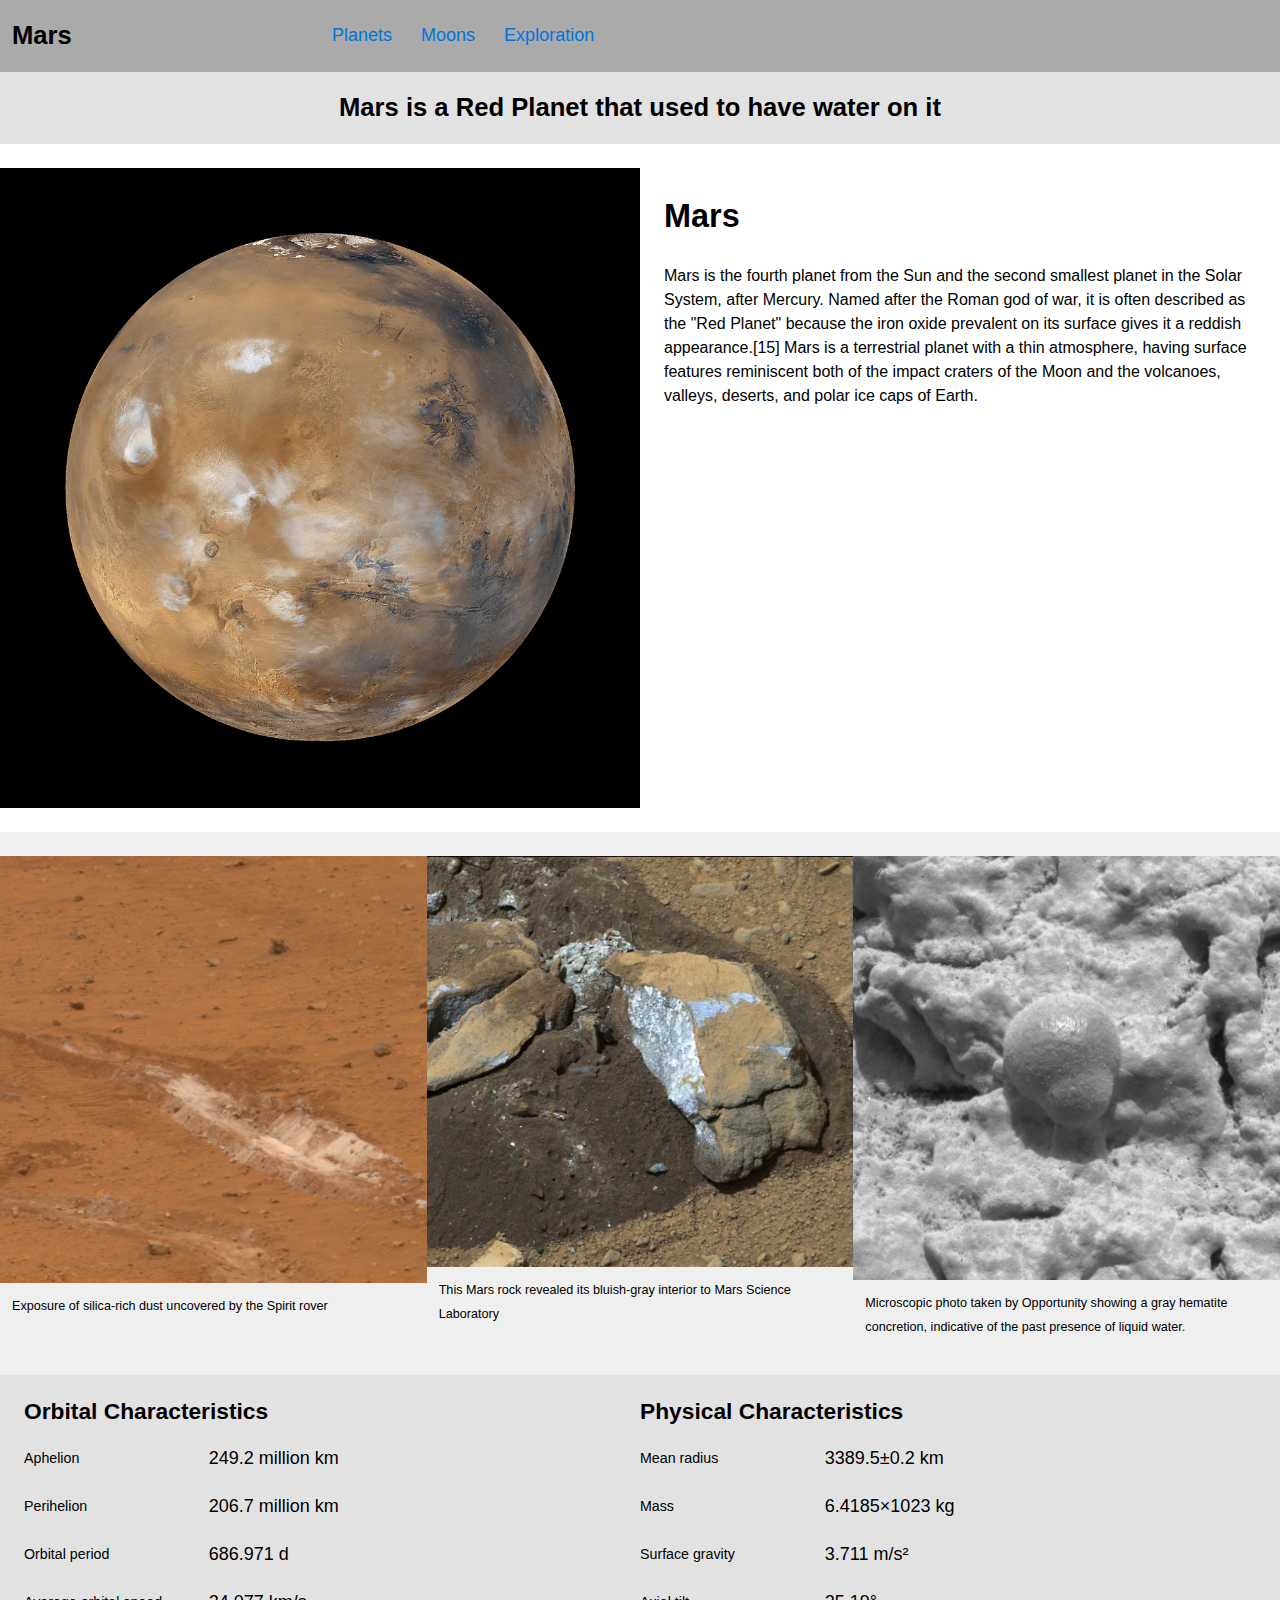
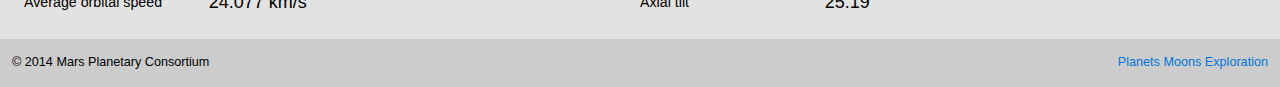
<file: index.html>
<!DOCTYPE html>
<html lang="en-ca">
<head>
  <meta charset="utf-8">
  <title>All about mars</title>
  <meta name="viewport" content="width=device-width,initial-scale=1">
  <link href="css/main.css" rel="stylesheet">
  <link href="css/grid.css" rel="stylesheet">
  <link href="css/typography.css" rel="stylesheet">
</head>
<body>
    <ul class="skip-links">
        <li><a href="#main">Skip to main contect</a></li>
        <li><a href="#navigation">Skip to navigation</a></li>
    </ul>
<header role="banner">
    <div class="grid grid-middle">
        <div class="unit unit-xs-1 unit-s-1 unit-m-1-3 unit-l-1-4">
            <h1 class="mars peta island-half push-0">Mars</h1>
        </div>
        <nav role="navigation" id="navigation" class="unit unit-xs-1 unit-s-1 unit-m-2-3 unit-l-3-4">
            <ul class="nav mega push-0">
                <li><a class="island-half" href="index.html">Planets</a></li>
                <li><a class="island-half" href="moons.html">Moons</a></li>
                <li><a class="island-half" href="exploration.html">Exploration</a></li>
            </ul>
        </nav>
        </div>      
</header>
    
<main role='main' id="main">
    
    <h2 class="intro peta island-half">Mars is a Red Planet that used to have water on it</h2>
    
    <div class="grid pad-t pad-b">
        <div class="unit unit-m-1-2 unit-l-1-2">
            <img src="images/mars.jpg" alt="Mars">
        </div>
        <div class="unit unit-m-1-2 unit-l-1-2">
            <h2 class="zetta island push-0">Mars</h2>
            <p class="gutter push-0">Mars is the fourth planet from the Sun and the second smallest planet in the Solar System, after Mercury. Named after the Roman god of war, it is often described as the "Red Planet" because the iron oxide prevalent on its surface gives it a reddish appearance.[15] Mars is a terrestrial planet with a thin atmosphere, having surface features reminiscent both of the impact craters of the Moon and the volcanoes, valleys, deserts, and polar ice caps of Earth. </p>
        </div>
    </div>
        
        <div class="grid pad-t pad-b lighter">
            <div class="unit unit-xs-1 unit-s-1 unit-m-1-3 unit-l-1-3">
                <figure class="push-0">
                    <img class="push-half" src="images/exposureofsilica.jpg" alt="exposure of silica">
                    <figcaption class="micro gutter-half push">Exposure of silica-rich dust uncovered by the Spirit rover</figcaption>
                </figure>
            </div>
            <div class="unit unit-xs-1 unit-s-1-2 unit-m-1-3 unit-l-1-3">
                <figure class="push-0">
                    <img class="push-half" src="images/marsrock.jpg" alt="Inside a Mars rock">
                    <figcaption class="micro gutter-half push">This Mars rock revealed its bluish-gray interior to Mars Science Laboratory</figcaption>
                </figure>
            </div>
            <div class="unit unit-xs-1 unit-s-1-2 unit-m-1-3 unit-l-1-3">
                <figure class="push-0">
                    <img class="push-half" src="images/grayhematite.jpg" alt="Microscopic photo">
                    <figcaption class="micro gutter-half">Microscopic photo taken by Opportunity showing a gray hematite concretion, indicative of the past presence of liquid water.</figcaption>
                </figure>
            </div>
        </div>
        <div class="grid island light">
            <div class="unit unit-s-1 unit-m-1-2 unit-l-1-2">
                <h2 class="tera">Orbital Characteristics</h2>
                <dl class="push-0 data">
                    <dt class="milli">Aphelion</dt><dd class="mega"><data value="249200000">249.2 million km</data></dd>
                    <dt class="milli">Perihelion</dt><dd class="mega"><data value="206700000">206.7 million km</data></dd>
                    <dt class="milli">Orbital period</dt><dd class="mega"><data value="686971000">686.971 d</data></dd>
                    <dt class="milli">Average orbital speed</dt><dd class="mega push-0"><data value="24.077">24.077 km/s</data></dd>
                </dl>
            </div>
            <div class="unit unit-s-1 unit-m-1-2 unit-l-1-2">
                <h2 class="tera">Physical Characteristics</h2>
                <dl class="push-0 data">
                    <dt class="milli">Mean radius</dt><dd class="mega"><data value="3389.5">3389.5±0.2 km</data></dd>
                    <dt class="milli">Mass</dt><dd class="mega"><data value="6.4185e1023">6.4185×1023 kg</data></dd>
                    <dt class="milli">Surface gravity</dt><dd class="mega"><data value="3.711">3.711 m/s²</data></dd>
                    <dt class="milli">Axial tilt</dt><dd class="mega push-0"><data value="25.19">25.19°</data></dd>
                </dl>
            </div>
        </div>
</main>
    <footer class="grid footer island-half micro">
            <div role="contentinfo" class="unit unit-xs-1 unit-s-1 unit-m-1-3 unit-l-1-4">
                <p class="copyright push-0">© 2014 Mars Planetary Consortium</p>
            </div>
            <nav class="unit unit-xs-1 unit-s-1 unit-m-2-3 unit-l-3-4">
                <ul class="nav push-0 navfooter">
                    <li><a href="index.html">Planets</a></li>
                    <li><a href="moons.html">Moons</a></li>
                    <li><a href="exploration.html">Exploration</a></li>
                </ul>
            </nav>
    </footer>
</body>
</html>
</file>
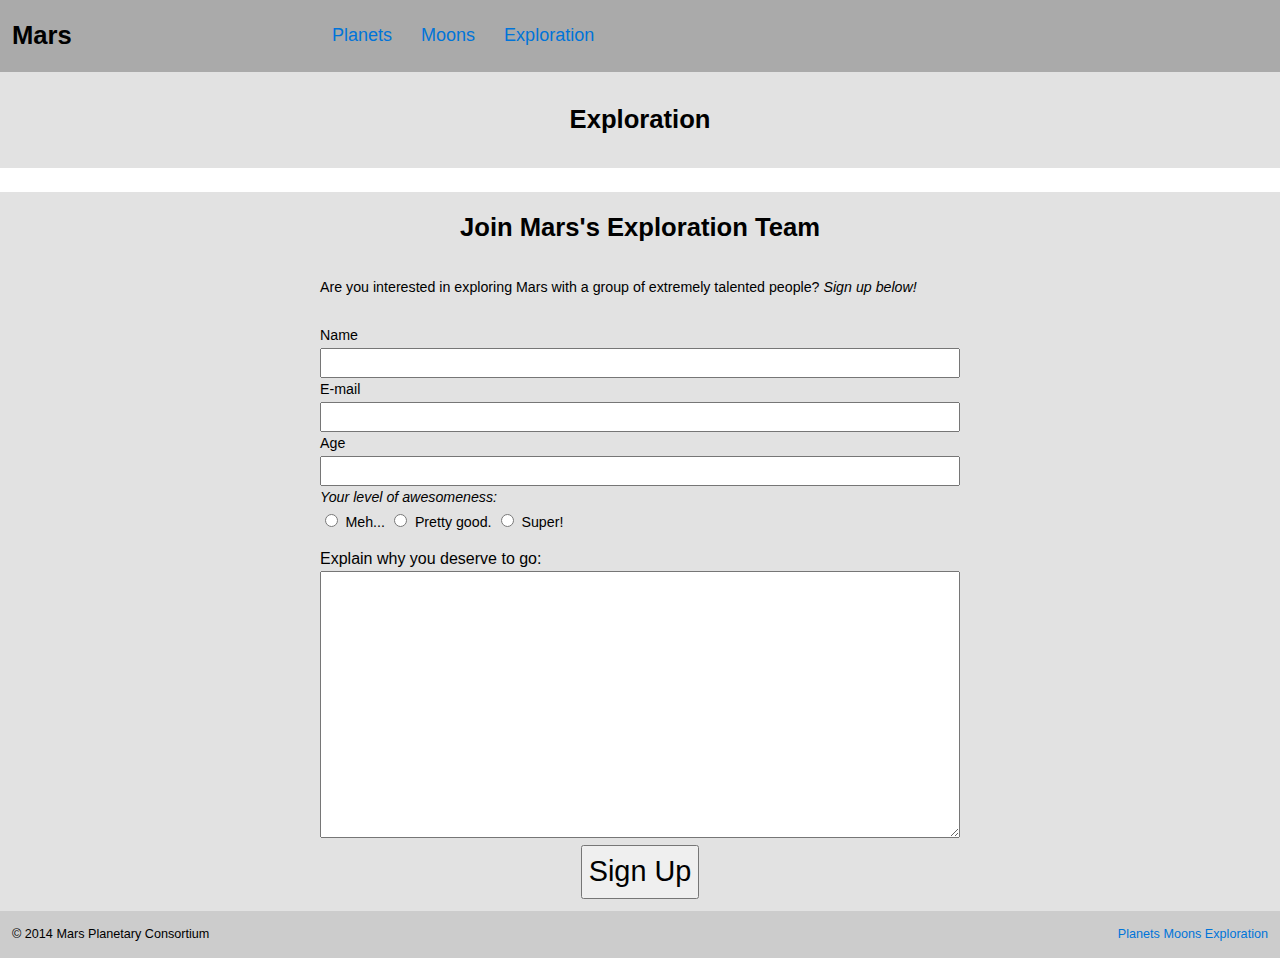
<file: exploration.html>
<!DOCTYPE html>
<html lang="en-ca">
<head>
  <meta charset="utf-8">
  <title>All about mars</title>
  <meta name="viewport" content="width=device-width,initial-scale=1">
  <link href="css/main.css" rel="stylesheet">
  <link href="css/grid.css" rel="stylesheet">
  <link href="css/typography.css" rel="stylesheet">
</head>
<body>
    <ul class="skip-links">
        <li><a href="#main">Skip to main contect</a></li>
        <li><a href="#navigation">Skip to navigation</a></li>
    </ul>
<header role="banner">
    <div class="grid grid-middle">
        <div class="unit unit-xs-1 unit-s-1 unit-m-1-3 unit-l-1-4">
            <h1 class="mars peta island-half push-0">Mars</h1>
        </div>
        <nav id="navigation" class="unit unit-xs-1 unit-s-1 unit-m-2-3 unit-l-3-4">
            <ul class="nav mega push-0">
                <li><a class="island-half" href="index.html">Planets</a></li>
                <li><a class="island-half" href="moons.html">Moons</a></li>
                <li><a class="island-half" href="exploration.html">Exploration</a></li>
            </ul>
        </nav>    
    </div>    
</header>
<main role="main" id="main">
<div  class="intro peta pad-t pad-b push">    
    <h2 class="push-0">Exploration</h2>
</div>  
<div class="background island-half">
    <form action="thanks.html" method="post" class="form">
        <h2 class=" join">Join Mars's Exploration Team</h2>

        <p class="milli signup">Are you interested in exploring Mars with a group of extremely talented people? <em>Sign up below!</em></p>

        <div>    
            <label class="milli" for="name">Name</label>    
            <input  class="field" id="name">
        </div>

        <div>    
            <label class="milli" for="email-addr">E-mail</label>    
            <input class="field" type="email" id="email-addr">
        </div>

        <div>
            <label  class="milli"for="age">Age</label>
            <input class="field" type="number" id="age" min="18" max="30">
        </div>
        <div class="push-half">
            <p class="milli push-0"><em>Your level of awesomeness:</em></p>
            <span class="radio">
            <input type="radio" id="not" name="like-cats">
            <label class="milli" for="meh">Meh...</label>
            </span>
            
            <span class="radio">
            <input type="radio" id="good" name="like-cats">
            <label class="milli" for="good">Pretty good.</label>
            </span>
            
            <span class="radio">
            <input type="radio" id="super" name="like-cats">
            <label class="milli" for="super">Super!</label>
            </span>
        </div>

        <div>
            <label for="why">Explain why you deserve to go:</label>
            <textarea class="area" id="why"></textarea>
        </div>
    
    <div class="sign">
        <button class="exa" type="submit">Sign Up</button>
    </div>
</div>
</form>
</main>
<footer class=" grid footer island-half micro">
    <div role="contentinfo" class="unit unit-xs-1 unit-s-1 unit-m-1-3 unit-l-1-4">
        <p class="copyright push-0">© 2014 Mars Planetary Consortium</p>
    </div>
    <nav class="unit unit-xs-1 unit-s-1 unit-m-2-3 unit-l-3-4">
        <ul class="nav push-0 navfooter">
            <li><a href="index.html">Planets</a></li>
            <li><a href="moons.html">Moons</a></li>
            <li><a href="exploration.html">Exploration</a></li>
        </ul>
    </nav>
</footer>
</body>
</html>
</file>
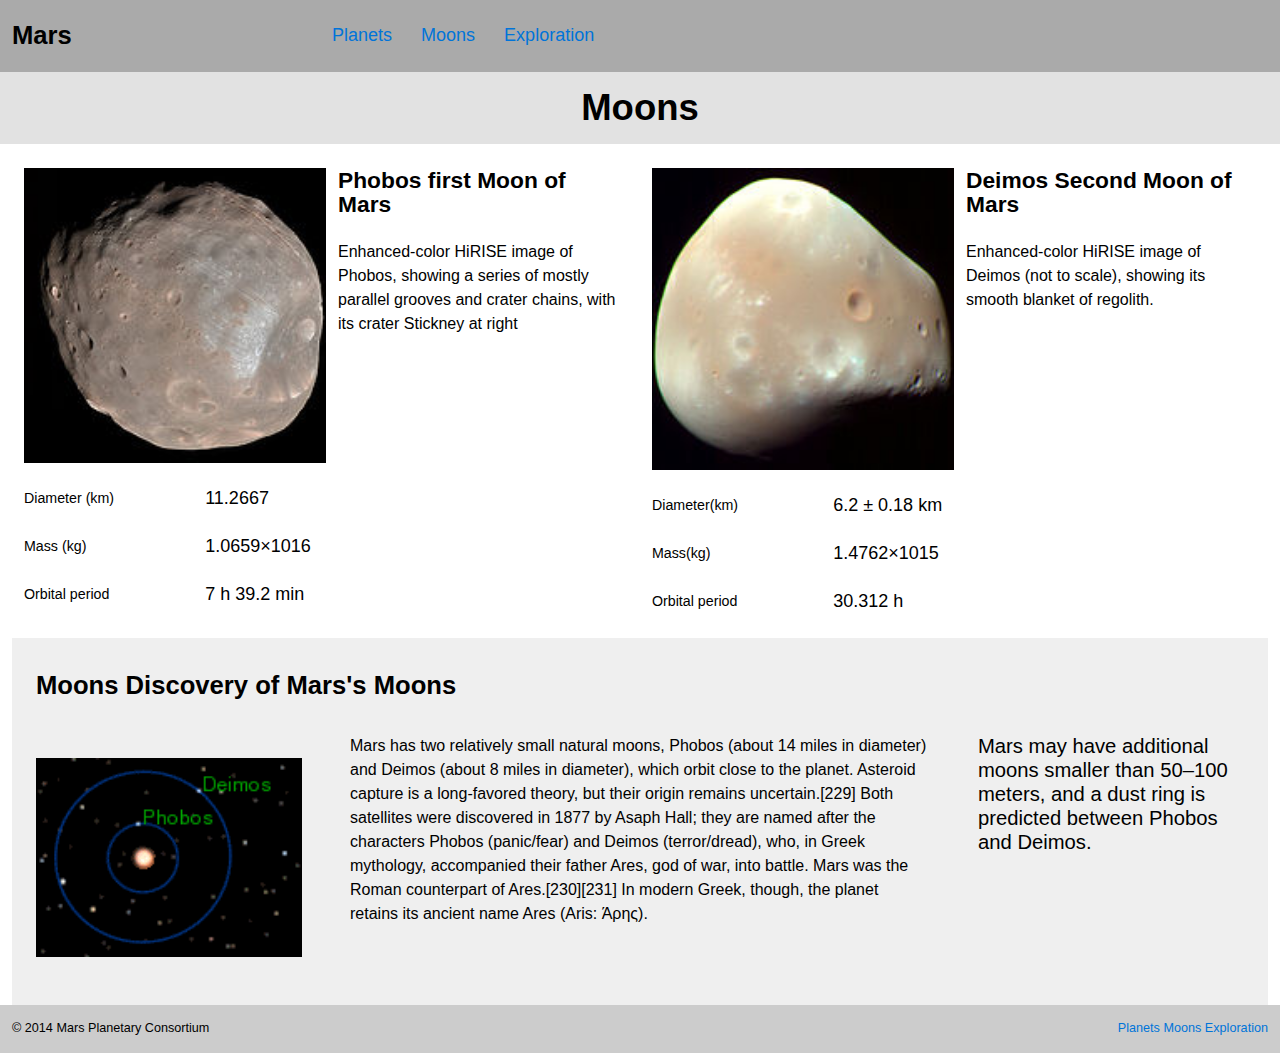
<file: moons.html>
<!DOCTYPE html>
<html lang="en-ca">
<head>
  <meta charset="utf-8">
  <title>All about mars</title>
  <meta name="viewport" content="width=device-width,initial-scale=1">
  <link href="css/main.css" rel="stylesheet">
  <link href="css/grid.css" rel="stylesheet">
  <link href="css/typography.css" rel="stylesheet">
</head>
<body>
    <ul class="skip-links">
        <li><a href="#main">Skip to main contect</a></li>
        <li><a href="#navigation">Skip to navigation</a></li>
    </ul>
<header role="banner">
    <div class="grid grid-middle">
        <div class="unit unit-xs-1 unit-s-1 unit-m-1-3 unit-l-1-4">
            <h1 class="mars peta island-half push-0">Mars</h1>
        </div>
        <nav id="navigation" class="unit unit-xs-1 unit-s-1 unit-m-2-3 unit-l-3-4">
            <ul class="nav mega push-0">
                <li><a class="island-half" href="index.html">Planets</a></li>
                <li><a class="island-half" href="moons.html">Moons</a></li>
                <li><a class="island-half" href="exploration.html">Exploration</a></li>
            </ul>
        </nav>    
    </div>    
</header>
<main role='main' id="main">
    <h2 class="intro yotta island-half">Moons</h2>
    
    <div class="grid pad-t gutter-half">
        <div class="unit unit-xs-1 unit-s-1 unit-m-1-2 unit-l-1-2 gutter-half">
            <div class="grid">
                <div class="unit unit-xs-1 unit-s-1 unit-m-1 unit-l-1-2">
                    <img class="push" src="images/phobos.jpg" alt="Phobos">
                </div>
                <div class="unit unit-xs-1 unit-s-1 unit-m-1 unit-l-1-2 gutter-half">
                    <h2 class="tera">Phobos first  Moon of Mars</h2>
                    <p>Enhanced-color HiRISE image of Phobos, showing a series of mostly parallel grooves and crater chains, with its crater Stickney at right
                    </p>
                </div>
            </div>
                <dl class="data">
                    <dt class="milli">Diameter (km)</dt><dd class="mega"><data value="11.2667">11.2667</data></dd>
                    <dt class="milli">Mass (kg)</dt><dd class="mega"><data value="1.0659e1016">1.0659×1016</data></dd>
                    <dt class="milli">Orbital period</dt><dd class="mega"><data value="7.653">7 h 39.2 min</data></dd>
                </dl>
        </div>
        <div class="unit unit-xs-1 unit-s-1 unit-m-1-2 unit-l-1-2 gutter-half">
            <div class="grid">
                <div class="unit unit-xs-1 unit-s-1 unit-m-1 unit-l-1-2">
                    <img class="push" src="images/deimos.jpg" alt="Phobos">
                </div>
                <div class="unit unit-xs-1 unit-s-1 unit-m-1 unit-l-1-2 gutter-half">
                    <h2 class="tera">Deimos Second Moon of Mars</h2>
                    <p>Enhanced-color HiRISE image of Deimos (not to scale), showing its smooth blanket of regolith.</p>
                </div>
            </div>
                <dl class="data">
                    <dt class="milli">Diameter(km)</dt><dd class="mega"><data value="6.2">6.2 ± 0.18 km</data></dd>
                    <dt class="milli">Mass(kg)</dt><dd class="mega"><data value="1.4762e1015">1.4762×1015</data></dd>
                    <dt class="milli">Orbital period</dt><dd class="mega"><data value="30.312">30.312 h</data></dd>
                </dl>
        </div>
        
        <div class="grid pad-t pad-b lighter">
            <div class="unit unit-xs-1 unit-s-1 unit-m-1 unit-l-1">
                <h2 class="gutter peta">Moons Discovery of Mars's Moons</h2>
            </div>
            <div class="unit unit-xs-1 unit-s-1 unit-m-1 unit-l-1-4">
                <img class="island" src="images/marsorbits.gif" alt="Mars Moons Orbit">
            </div>
            <div class="unit unit-xs-1 unit-s-1 unit-m-1-2 unit-l-1-2">
               <p class="gutter">Mars has two relatively small natural moons, Phobos (about 14 miles in diameter) and Deimos (about 8 miles in diameter), which orbit close to the planet. Asteroid capture is a long-favored theory, but their origin remains uncertain.[229] Both satellites were discovered in 1877 by Asaph Hall; they are named after the characters Phobos (panic/fear) and Deimos (terror/dread), who, in Greek mythology, accompanied their father Ares, god of war, into battle. Mars was the Roman counterpart of Ares.[230][231] In modern Greek, though, the planet retains its ancient name Ares (Aris: Άρης).</p>
            </div>
            <div class="unit unit-xs-1 unit-s-1 unit-m-1-2 unit-l-1-4">
                <p class="gutter giga">Mars may have additional moons smaller than 50–100 meters, and a dust ring is predicted between Phobos and Deimos.</p>
            </div>
        </div>
        
    </div>
</main>
    <footer class="grid footer island-half micro">
            <div role="contentinfo" class="unit unit-xs-1 unit-s-1 unit-m-1-3 unit-l-1-4">
                <p class="copyright push-0">© 2014 Mars Planetary Consortium</p>
            </div>
            <nav class="unit unit-xs-1 unit-s-1 unit-m-2-3 unit-l-3-4">
                <ul class="nav push-0 navfooter">
                    <li><a href="index.html">Planets</a></li>
                    <li><a href="moons.html">Moons</a></li>
                    <li><a href="exploration.html">Exploration</a></li>
                </ul>
            </nav>
    </footer>
</body>
</html>
</file>
<file: css/main.css>
@-moz-viewport { width: device-width; scale: 1; }
@-ms-viewport { width: device-width; scale: 1; }
@-o-viewport { width: device-width; scale: 1; }
@-webkit-viewport { width: device-width; scale: 1; }
@viewport { width: device-width; scale: 1; }

html {
  margin: 0;
  padding: 0;
  box-sizing: border-box;

  font: normal 100%/1.5 sans-serif;
  -moz-text-size-adjust: 100%;
  -ms-text-size-adjust: 100%;
  -webkit-text-size-adjust: 100%;
  text-size-adjust: 100%;
}

@media only screen and (min-width: 60em) {
    
    html {
        font-size: 110%;
    }
}

@media only screen and (min-width: 90em) {
    
    html {
        font-size: 120%;
    }

}

@media only screen and (min-width: 120em) {
    
    html {
        font-size: 130%;
    }

}

*, *:before, *:after {
  box-sizing: inherit;
}

body {
  margin: 0;
  padding: 0;
}

a:focus {
    outline: 3px solid #000;
}

.skip-links {
    margin: 0;
    padding: 0;
    list-style-type: none;
}

.skip-links a {
    position: absolute;
    top: -3em;
    background-color: #000;
    color: #fff;
    text-decoration: none;
    padding: 0.5em 0.75em;
    font-size: 1.25em
}

.skip-links a:focus {
    top: 0;
}

img {
  display: block;
  width: 100%;
}

header{
    background-color: #AAA;
    overflow: hidden;
    padding: 0;
    margin: 0;
}

.nav {
    padding: 0;
    list-style-type: none;
}

.nav a {
    text-decoration: none;
    color: #0074D9;
    display: block;
}

.nav a:hover {
    background-color: #0074D9;
    color:white;
}

.mars {
    text-align: center;
    margin: 0;
    padding: 0;
}

.different {
    width: 75%;
    display: inline-block;
}

.light {
    background-color: #e2e2e2;
}

.lighter {
    background-color: #efefef;
}

.intro {
    background: #e2e2e2;
    margin: 0;
    text-align: center;
}

.footer{
    background-color: #ccc;
}

.navfooter {
    text-align: left;
}

.background {
    background-color: #e2e2e2;
}

.join {
    text-align: center;
}

.sign {
    text-align: center;
}

label {
    display: block;
}
input + label{
    display: inline-block;
}

.field {
    font-size: 1em;
    padding: 0.25em;
    width: 100%
}

.form {
    max-width: 40em;
    margin: 0 auto;
}

.area {
    width: 100%;
    height: 20em;
}

.radio {
    white-space: nowrap;
}

.sign {
    text-align: center;
}

buttom {
    background: 1em;
}
@media only screen and (min-width:25em) {
    
    .nav li {
        display: inline-block;
        padding: 0;
    }
    .nav {
        text-align: center;
    }
    .navfooter {
        text-align: center;
    }
    
    .copyright {
        text-align: center;
    }
}   

@media only screen and (min-width:38em){
    
    .nav {
        text-align: left;
}

    .mars {
        text-align: left;
    }
    
    .navfooter {
        float: right;
    }
    .copyright {
        text-align: left;
    }
}

@media only screen and (min-width: 60em) {
    
    .data dd {
        float: left;
    }
    .data dt {
        float: left;
        clear: left;
        width: 30%;
    }
}
</file>
<file: css/grid.css>
.grid {
  margin: 0;
  padding: 0;
  letter-spacing: -0.31em;
  text-rendering: optimizespeed;
  display: -webkit-flex;
  -webkit-flex-flow: row wrap;
  display: -ms-flexbox;
  -ms-flex-flow: row wrap;
}

.grid-bottom {
  -webkit-align-items: flex-end;
  -ms-align-items: flex-end;
}

.grid-middle {
  -webkit-align-items: center;
  -ms-align-items: center;
}

.opera-only :-o-prefocus, .grid {
  word-spacing: -0.43em;
}

.unit {
  letter-spacing: normal;
  text-rendering: auto;
  vertical-align: top;
  word-spacing: normal;
  display: inline-block;
  visibility: visible;
}

.grid-bottom .unit {
  vertical-align: bottom;
}

.grid-middle .unit {
  vertical-align: middle;
}

.unit-xs-hidden {
  display: none;
  visibility: hidden;
}

.unit-xs-1 {
  display: block;
  visibility: visible;
  width: 100%;
}

.unit-offset-xs-0 {
  margin-left: 0;
}

.unit-xs-1-2 {
  width: 50.0000%;
}

.unit-offset-xs-1-2 {
  margin-left: 50.0000%;
}

.unit-xs-1-3 {
  width: 33.3333%;
}

.unit-offset-xs-1-3 {
  margin-left: 33.3333%;
}

.unit-xs-2-3 {
  width: 66.6667%;
}

.unit-offset-xs-2-3 {
  margin-left: 66.6667%;
}

.unit-xs-1-4 {
  width: 25.0000%;
}

.unit-offset-xs-1-4 {
  margin-left: 25.0000%;
}

.unit-xs-3-4 {
  width: 75.0000%;
}

.unit-offset-xs-3-4 {
  margin-left: 75.0000%;
}

.unit-xs-1-2,.unit-xs-1-3,.unit-xs-2-3,.unit-xs-1-4,.unit-xs-3-4 {
  display: inline-block;
  visibility: visible;
}

@media only screen and (min-width: 25em) {

.unit-s-hidden {
  display: none;
  visibility: hidden;
}

.unit-s-1 {
  display: block;
  visibility: visible;
  width: 100%;
}

.unit-offset-s-0 {
  margin-left: 0;
}

.unit-s-1-2 {
  width: 50.0000%;
}

.unit-offset-s-1-2 {
  margin-left: 50.0000%;
}

.unit-s-1-3 {
  width: 33.3333%;
}

.unit-offset-s-1-3 {
  margin-left: 33.3333%;
}

.unit-s-2-3 {
  width: 66.6667%;
}

.unit-offset-s-2-3 {
  margin-left: 66.6667%;
}

.unit-s-1-4 {
  width: 25.0000%;
}

.unit-offset-s-1-4 {
  margin-left: 25.0000%;
}

.unit-s-3-4 {
  width: 75.0000%;
}

.unit-offset-s-3-4 {
  margin-left: 75.0000%;
}

.unit-s-1-2,.unit-s-1-3,.unit-s-2-3,.unit-s-1-4,.unit-s-3-4 {
  display: inline-block;
  visibility: visible;
}

}

@media only screen and (min-width: 38em) {

.unit-m-hidden {
  display: none;
  visibility: hidden;
}

.unit-m-1 {
  display: block;
  visibility: visible;
  width: 100%;
}

.unit-offset-m-0 {
  margin-left: 0;
}

.unit-m-1-2 {
  width: 50.0000%;
}

.unit-offset-m-1-2 {
  margin-left: 50.0000%;
}

.unit-m-1-3 {
  width: 33.3333%;
}

.unit-offset-m-1-3 {
  margin-left: 33.3333%;
}

.unit-m-2-3 {
  width: 66.6667%;
}

.unit-offset-m-2-3 {
  margin-left: 66.6667%;
}

.unit-m-1-4 {
  width: 25.0000%;
}

.unit-offset-m-1-4 {
  margin-left: 25.0000%;
}

.unit-m-3-4 {
  width: 75.0000%;
}

.unit-offset-m-3-4 {
  margin-left: 75.0000%;
}

.unit-m-1-2,.unit-m-1-3,.unit-m-2-3,.unit-m-1-4,.unit-m-3-4 {
  display: inline-block;
  visibility: visible;
}

}

@media only screen and (min-width: 60em) {

.unit-l-hidden {
  display: none;
  visibility: hidden;
}

.unit-l-1 {
  display: block;
  visibility: visible;
  width: 100%;
}

.unit-offset-l-0 {
  margin-left: 0;
}

.unit-l-1-2 {
  width: 50.0000%;
}

.unit-offset-l-1-2 {
  margin-left: 50.0000%;
}

.unit-l-1-3 {
  width: 33.3333%;
}

.unit-offset-l-1-3 {
  margin-left: 33.3333%;
}

.unit-l-2-3 {
  width: 66.6667%;
}

.unit-offset-l-2-3 {
  margin-left: 66.6667%;
}

.unit-l-1-4 {
  width: 25.0000%;
}

.unit-offset-l-1-4 {
  margin-left: 25.0000%;
}

.unit-l-3-4 {
  width: 75.0000%;
}

.unit-offset-l-3-4 {
  margin-left: 75.0000%;
}

.unit-l-1-2,.unit-l-1-3,.unit-l-2-3,.unit-l-1-4,.unit-l-3-4 {
  display: inline-block;
  visibility: visible;
}

}
</file>
<file: css/typography.css>
html {
  font: normal 100%/1.5 sans-serif;
}

h1, h2, h3, h4, h5, h6,
p, ul, ol, dl, dd, figure,
blockquote, details, hr,
fieldset, pre, table {
  margin: 0 0 1.5rem;
}

.yotta {
  font-size: 2.2807rem;
  line-height: 1.3154;
}

.zetta {
  font-size: 2.0273rem;
  line-height: 1.4798;
}

h1, .exa {
  font-size: 1.8020rem;
  line-height: 1.6648;
}

h2, .peta {
  font-size: 1.6018rem;
  line-height: 1.8729;
}

h3, .tera {
  font-size: 1.4238rem;
  line-height: 1.0535;
}

h4, .giga {
  font-size: 1.2656rem;
  line-height: 1.1852;
}

h5, .mega {
  font-size: 1.1250rem;
  line-height: 1.3333;
}

h6, .kilo {
  font-size: 1.0000rem;
  line-height: 1.5000;
}

small, .milli {
  font-size: 0.8889rem;
  line-height: 1.6875;
}

.micro {
  font-size: 0.7901rem;
  line-height: 1.8984;
}

sub,
sup {
  font-size: 75%;
  line-height: 1px;
  position: relative;
  vertical-align: baseline;
}

sup {
  top: -0.5em;
}

sub {
  bottom: -0.25em;
}

.push {
  margin-bottom: 1.5rem;
}

.push-none, .push-0 {
  margin-bottom: 0;
}

.push-double, .push-2 {
  margin-bottom: 3.0000rem;
}

.push-half, .push-1-2 {
  margin-bottom: 0.7500rem;
}

.pad-top, .pad-t {
  padding-top: 1.5rem;
}

.pad-bottom, .pad-b {
  padding-bottom: 1.5rem;
}

.pad-top-double, .pad-t-2 {
  padding-top: 3.0000rem;
}

.pad-bottom-double, .pad-b-2 {
  padding-bottom: 3.0000rem;
}

.pad-top-half, .pad-t-1-2 {
  padding-top: 0.7500rem;
}

.pad-bottom-half, .pad-b-1-2 {
  padding-bottom: 0.7500rem;
}

.island {
  padding: 1.5rem;
}

.island-half, .island-1-2 {
  padding: 0.7500rem;
}

.island-double, .island-2 {
  padding: 3.0000rem;
}

.gutter {
  padding-left: 1.5rem;
  padding-right: 1.5rem;
}

.gutter-half, .gutter-1-2 {
  padding-left: 0.7500rem;
  padding-right: 0.7500rem;
}

.gutter-double, .gutter-2 {
  padding-left: 3.0000rem;
  padding-right: 3.0000rem;
}
</file>
